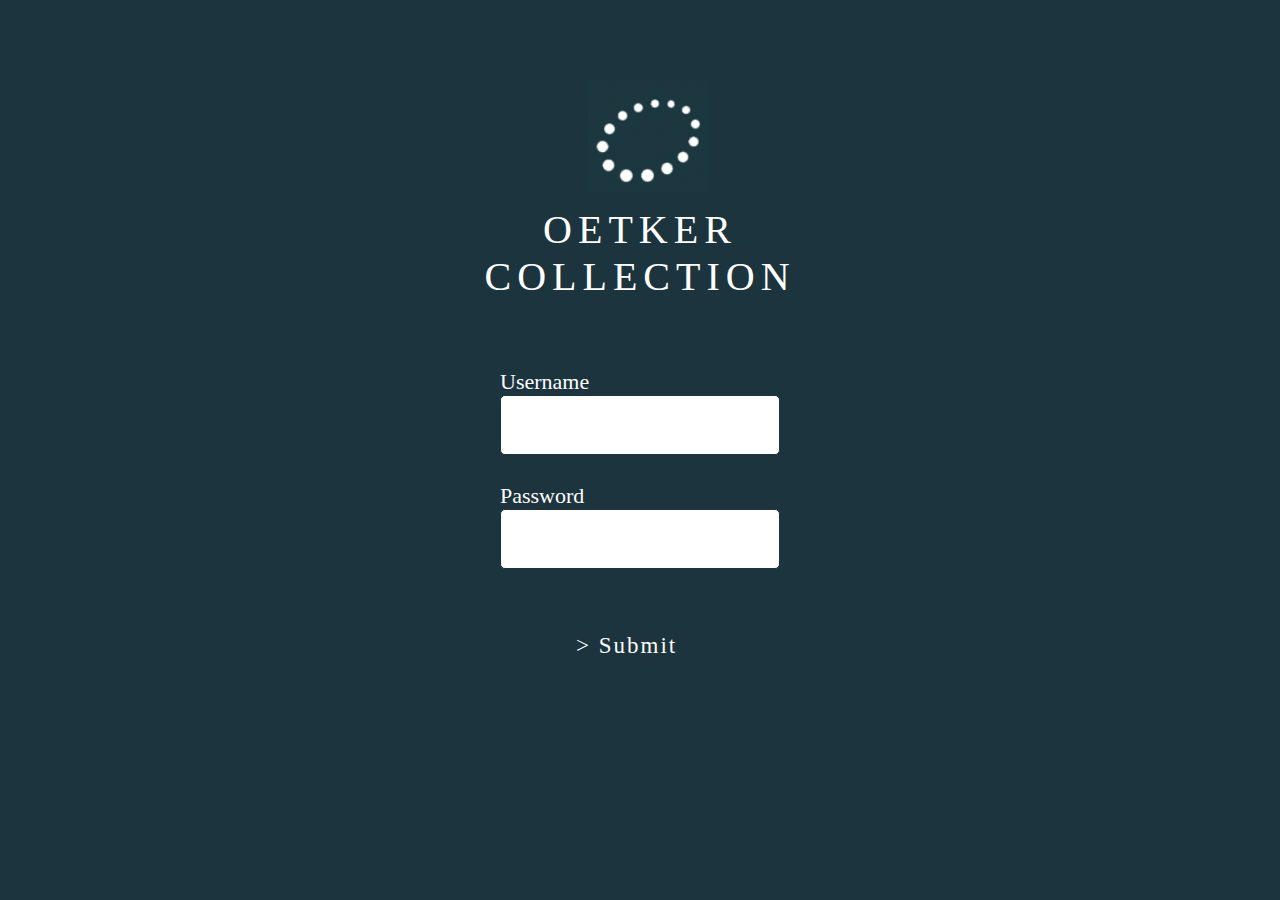
<file: index.html>
<!DOCTYPE html>
<html id='index'>
    <head>
        <title>OC App Login</title>
        <link href="style.lan.css" rel="stylesheet">
    </head>
    <body>
        <header>
            <img src="OC-logos/OC-logo.png" alt= "Oetker Collection Logo" class="oc-logo">
            <h2>OETKER<br>COLLECTION</h2>
        </header>
        <main>

          <form class='login' action='./ochome.html' method="GET">
            <label for="username" >Username</label><br>
            <input class="whitebox" type="text" id='username' required minlength="2"/>
            <label for="pass" id='pass'>Password</label><br>
             <input class="whitebox" type='password' id='passBox' required minlength="7"/>
            <input type="submit" id='arrow' value="> Submit">
          </form>  
        </main>
    </body> 
</html>
</file>
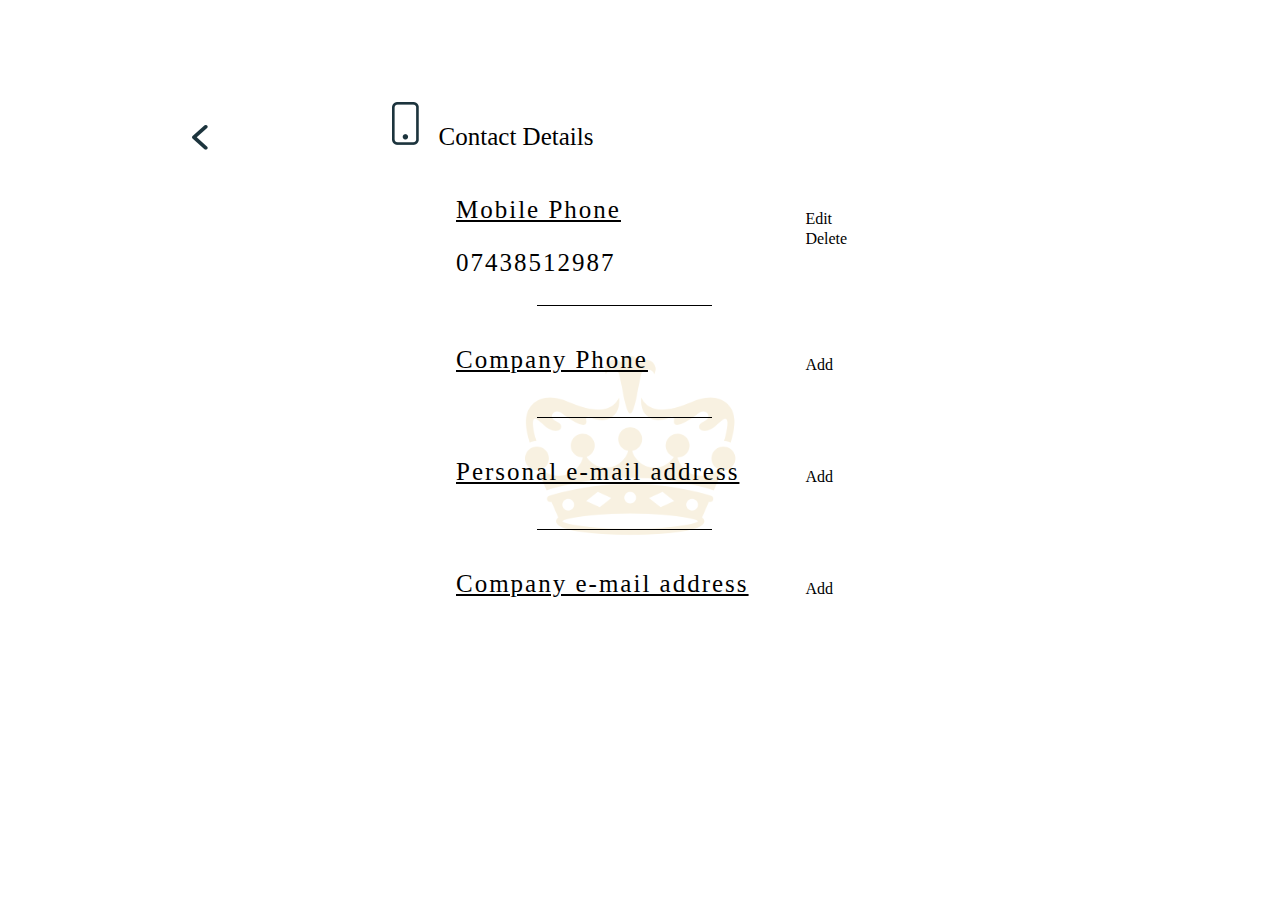
<file: contact-details.html>
<!DOCTYPE html>
<html id='contact'>
    <meta name="viewport" content="width=device-width, intial-scale=1.0">
        <head>
            <title>My Profile - Contact Details</title>
            <link href="profile.css" rel="stylesheet" />
            <link href="//db.onlinewebfonts.com/c/5403db4e1a69d1dc66c1390eaca099d8?family=Seravek+Basic" rel="stylesheet" type="text/css"/>
        </head>
        
        <body>
            <header>
                <a href='./profile.html'>
                    <img id='previous' src='./icons/back-black-arrow@2x.png'>
                </a>
                <img class='phone' src='./icons/phone@2x.png'>Contact Details
            </header>
            <main>
                <table id='outter'>
                    <tr>
                        <td class='member'>
                            <u>Mobile Phone</u>
                            <p>07438512987</p>
                        </td>
                        <td>
                            <button>Edit</button>
                            <button>Delete</button>
                        </td>
                    </tr>
                    <tr class='border'>
                        <td class='member'>
                            <u>Company Phone</u>
                        </td>
                        <td><button>Add</button></td>
                    </tr>
                    <tr class='border'>
                        <td class='member'>
                            <u>Personal e-mail address</u>
                        </td>
                        <td><button>Add</button></td>
                    </tr>
                    <tr class='border'>
                        <td class='member'>
                            <u>Company e-mail address</u>
                        </td>
                        <td><button>Add</button></td>
                    </tr>
                </table>
            </main>
        </body>
</html>
</file>
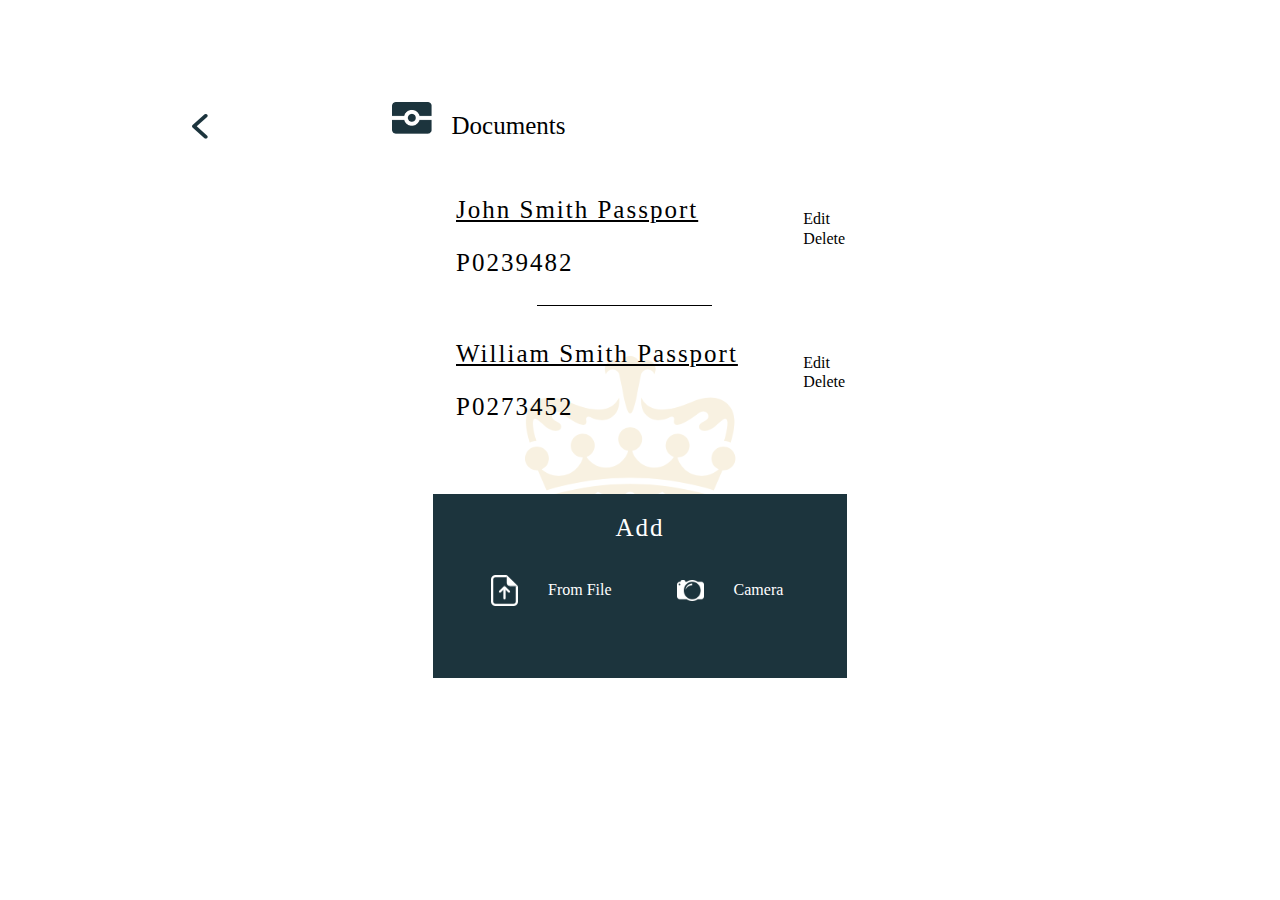
<file: documents.html>
<!DOCTYPE html>
<html id='docs'>
    <meta name="viewport" content="width=device-width, intial-scale=1.0">
        <head>
            <title>My Profile - Documents</title>
            <link href="profile.css" rel="stylesheet" />
            <link href="//db.onlinewebfonts.com/c/5403db4e1a69d1dc66c1390eaca099d8?family=Seravek+Basic" rel="stylesheet" type="text/css"/>
        </head>
        
        <body>
            <header>
                <a href='./profile.html'>
                    <img id='previous' src='./icons/back-black-arrow@2x.png'>
                </a>
                <img src='./icons/passport-biometric@2x.png'>Documents
            </header>
            <main>
                <table id='outter'>
                    <tr>
                        <td class='member'>
                            <u>John Smith Passport</u>
                            <p>P0239482</p>
                        </td>
                        <td>
                            <button>Edit</button>
                            <button>Delete</button>
                        </td>
                    </tr>
                    <tr class='border'>
                        <td class='member'>
                            <u>William Smith Passport</u>
                            <p>P0273452</p>
                        </td>
                        <td>
                            <button>Edit</button>
                            <button>Delete</button>
                        </td>
                    </tr>
                </table>
            </main>
            <footer>
                <p>Add</p>
                <table>
                    <tr>
                        <td>
                            <img src='./icons/file-earmark-arrow-up@2x.png'>
                        </td>
                        <td><button>From File</button></td>
                        <td>
                            <img src='./icons/camera2@2x.png'>
                        </td>
                        <td><button>Camera</button></td>
                    </tr>
                </table>
            </footer>
        </body>
</html>
</file>
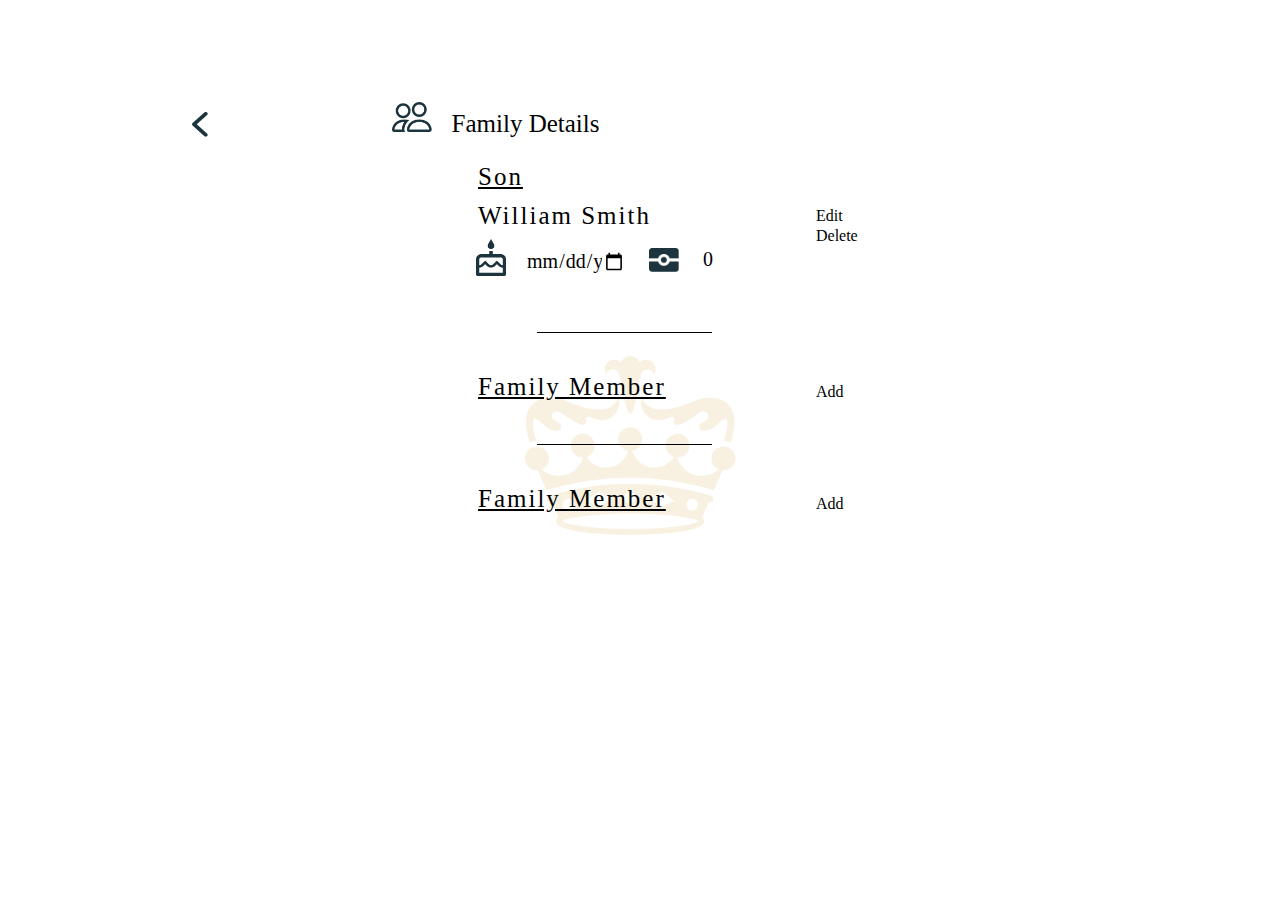
<file: family.html>
<!DOCTYPE html>
<html id='family'>
    <meta name="viewport" content="width=device-width, intial-scale=1.0">
        <head>
            <title>My Profile - Family</title>
            <link href="profile.css" rel="stylesheet" />
            <link href="//db.onlinewebfonts.com/c/5403db4e1a69d1dc66c1390eaca099d8?family=Seravek+Basic" rel="stylesheet" type="text/css"/>
        </head>
        
        <body>
            <header>
                <a href='./profile.html'>
                    <img id='previous' src='./icons/back-black-arrow@2x.png'>
                </a>
                <img src='./icons/people@2x.png'>Family Details
            </header>
            <main>
                <table id='outter'>
                    <tr id='add-member'>
                        
                        <td class='member'><u>Family Member</u></td>
                        <td><button id='add-button'>Add</button></td>
                        
                    </tr>
                    <tr id='new-member'>
                        <td>
                            <span id='novo-parentesco' class='member'></span>
                            <select name='parentesco' id='parentesco'>
                                <option value='select' required>Select</option>
                                <option value='Partner'>Patner</option>
                                <option value="Husband">Husband</option>
                                <option value="Wife">Wife</option>
                                <option value="Mother">Mother</option>
                                <option value="Father">Father</option>
                                <option value="Son">Son</option>
                                <option value="Daugther">Daughter</option>
                                <option value="Sister">Sister</option>
                                <option value="brother">Brother</option>
                                <option value="grandmother">Grandmother</option>
                                <option value="grandfather">Grandfather</option>
                                <option value="cousin">Cousin</option>
                                <option value="aunt">Aunt</option>
                                <option value="uncle">Uncle</option>
                                <option value="niece">Niece</option>
                                <option value="nephew">Nephew</option>
                                <option value="in-law">In-Law</option>
                                <option value="other">Other</option>
                            </select>
                            <p>
                                <textarea id='name' rows='3' cols='28'></textarea>
                            </p>
                            <p id='family-member-name'></p>
                            <table id='inner'>
                                <tr>
                                    <td><img src='./icons/cake@2x.png'></td>
                                    <td><input id='date' class='date' type='date' value='dd.mm.yyyy' min='1920.01.01'></td>
                                    <td><img src='./icons/passport-biometric@2x.png'></td>
                                    <td>0</td>
                                </tr>
                            </table>
                        </td>
                        <td class='member' id='save'>
                            <button>Save</button>
                        </td>
                        <td class='member' id='buttons'>
                            <button id='bedit'>Edit</button>
                            <button id='bdelete'>Delete</button>
                        </td>
                        
                    </tr>
                    <tr id='first-member-details'>
                        <td>
                            <u>Son</u>
                            <p class='family-member-name'>William Smith</p>
                            <table id='inner'>
                                <tr>
                                    <td><img src='./icons/cake@2x.png'></td>
                                    <td><input type='date' value='01.07.1989' min='01.01.1920'></td>
                                    <td><img src='./icons/passport-biometric@2x.png'></td>
                                    <td>0</td>
                                </tr>
                            </table>
                        </td>
                        <td class='member'>
                            <button id='edit1'>Edit</button>
                            <button id='delete1'>Delete</button>
                        </td>
                    </tr>
                    <tr class='border' id='add-member2'>
                        
                        <td class='member'><u>Family Member</u></td>
                        <td><button id='add-button2'>Add</button></td>
                        
                    </tr>
                    <tr class='border' id='new-member2'>
                        <td>
                            <span id='novo-parentesco2' class='member'></span>
                            <select name='parentesco' id='parentesco2'>
                                <option value='select' required>Select</option>
                                <option value='Partner'>Patner</option>
                                <option value="Husband">Husband</option>
                                <option value="Wife">Wife</option>
                                <option value="Mother">Mother</option>
                                <option value="Father">Father</option>
                                <option value="Son">Son</option>
                                <option value="Daugther">Daughter</option>
                                <option value="Sister">Sister</option>
                                <option value="brother">Brother</option>
                                <option value="grandmother">Grandmother</option>
                                <option value="grandfather">Grandfather</option>
                                <option value="cousin">Cousin</option>
                                <option value="aunt">Aunt</option>
                                <option value="uncle">Uncle</option>
                                <option value="niece">Niece</option>
                                <option value="nephew">Nephew</option>
                                <option value="in-law">In-Law</option>
                                <option value="other">Other</option>
                            </select>
                            <p>
                                <textarea id='name2' rows='3' cols='28'></textarea>
                            </p>
                            <p id='family-member-name2'></p>
                            <table id='inner'>
                                <tr>
                                    <td><img src='./icons/cake@2x.png'></td>
                                    <td><input id='date2' type='date' class='date' value='dd.mm.yyyy' min='1920.01.01'></td>
                                    <td><img src='./icons/passport-biometric@2x.png'></td>
                                    <td>0</td>
                                </tr>
                            </table>
                        </td>
                        <td class='member' id='save2'>
                            <button>Save</button>
                        </td>
                        <td class='member' id='buttons2'>
                            <button id='b2edit'>Edit</button>
                            <button id='b2delete'>Delete</button>
                        </td>
                        
                    </tr>
                    <tr class='border' id='add-member3'>
                        
                        <td class='member'><u>Family Member</u></td>
                        <td><button id='add-button3'>Add</button></td>
                        
                    </tr>
                    <tr class='border' id='new-member3'>
                        <td>
                            <span id='novo-parentesco3' class='member'></span>
                            <select name='parentesco' id='parentesco3'>
                                <option value='select' required>Select</option>
                                <option value='Partner'>Patner</option>
                                <option value="Husband">Husband</option>
                                <option value="Wife">Wife</option>
                                <option value="Mother">Mother</option>
                                <option value="Father">Father</option>
                                <option value="Son">Son</option>
                                <option value="Daugther">Daughter</option>
                                <option value="Sister">Sister</option>
                                <option value="brother">Brother</option>
                                <option value="grandmother">Grandmother</option>
                                <option value="grandfather">Grandfather</option>
                                <option value="cousin">Cousin</option>
                                <option value="aunt">Aunt</option>
                                <option value="uncle">Uncle</option>
                                <option value="niece">Niece</option>
                                <option value="nephew">Nephew</option>
                                <option value="in-law">In-Law</option>
                                <option value="other">Other</option>
                            </select>
                            <p>
                                <textarea id='name3' rows='3' cols='28'></textarea>
                            </p>
                            <p id='family-member-name3'></p>
                            <table id='inner'>
                                <tr>
                                    <td><img src='./icons/cake@2x.png'></td>
                                    <td><input id='date3' type='date' class='date' value='dd.mm.yyyy' min='1920.01.01'></td>
                                    <td><img src='./icons/passport-biometric@2x.png'></td>
                                    <td>0</td>
                                </tr>
                            </table>
                        </td>
                        <td class='member' id='save3'>
                            <button>Save</button>
                        </td>
                        <td class='member' id='buttons3'>
                            <button id='b3edit'>Edit</button>
                            <button id='b3delete'>Delete</button>
                        </td>
                        
                    </tr>
                </table>
            </main>
            <script src="./family.js" type="text/javascript"></script>
        </body>
</html>
</file>
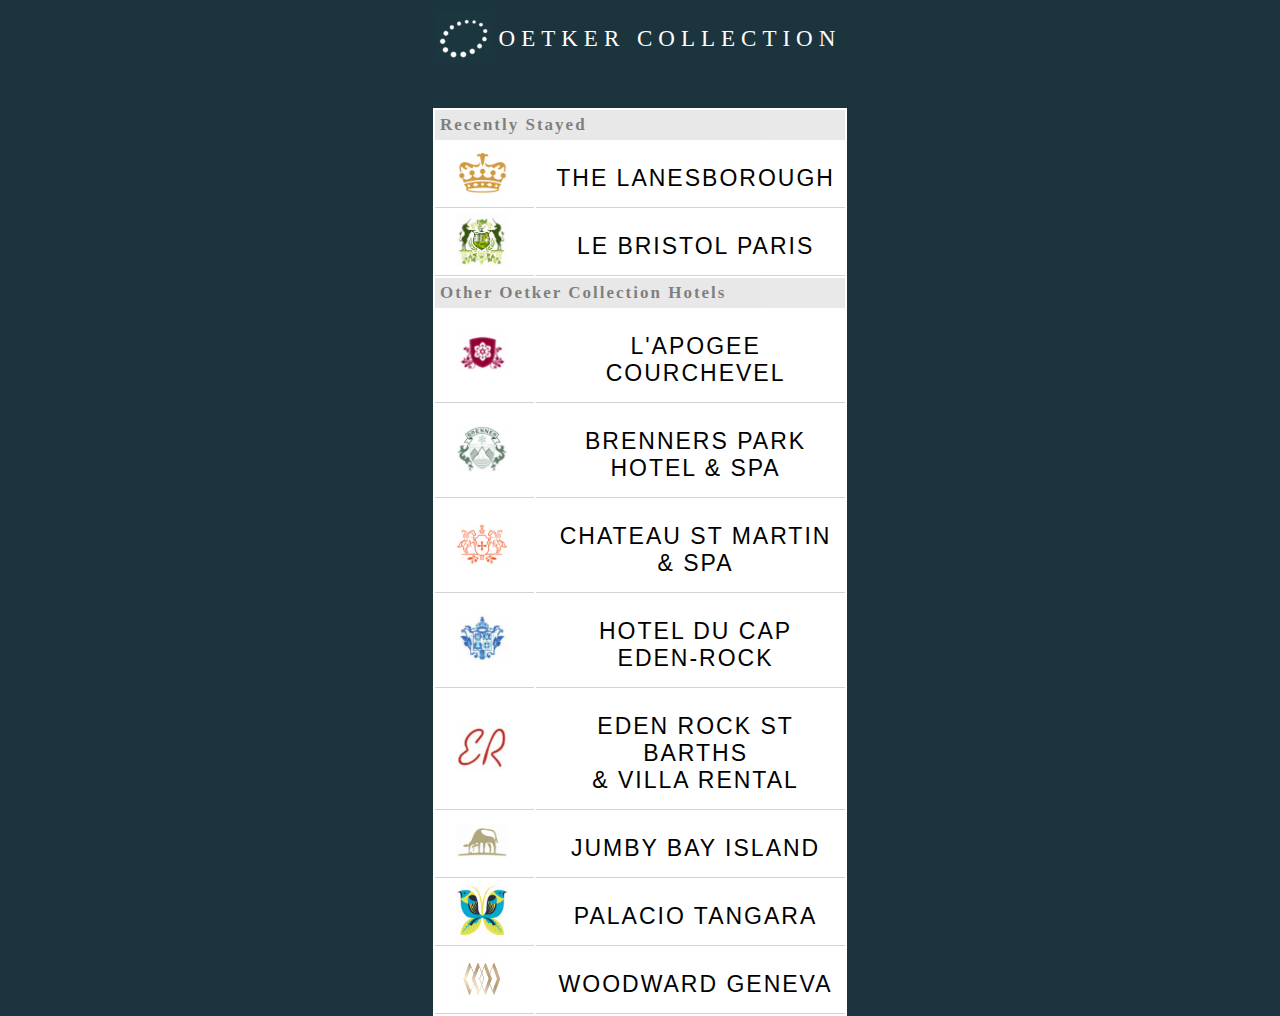
<file: ochome.html>
<!DOCTYPE html>
<html>
    <meta name="viewport" content="width=device-width, intial-scale=1.0">
    <span style="font-family:'Gill Sans', 'Gill Sans MT', Calibri, 'Trebuchet MS', sans-serif">
        <head>
            <title>OC Homepage</title>
            <link href="style.lan.css" rel="stylesheet" />
        </head>
        <body id='ochome'>
            <header>
                <table id="logo">
                    <tr>
                        <td class="logo">
                            <a href="index.html"><img class="OClogotoppage" src="./OC-logos/OC-logo.png" alt="Oetker Collection Logo"></a>
                        </td>
                        <td>
                            <h2 class="OC"><br>OETKER COLLECTION</h2>
                        </td>
                    </tr>
                </table>
            </header>
            <main> 
                <table id="hotel-list">
                    <tr>
                        <th colspan="2">Recently Stayed</th>
                    </tr>
                    <tr class="hotel-box" id='stayed'>
                        
                        <td> 
                            <a href='lan-home.html'><img class="align lan" src="./OC-logos/LAN.png" alt="The Lanesborough logo"></a>
                        </td>
                        <td class="hotel-name">
                            <a href='lan-home.html'><p>THE LANESBOROUGH</p></a>
                        </td>
                    </tr>
                    <tr class="hotel-box"> 
                        <td>
                            <img class="align" src="./OC-logos/LBP.png" alt="Bristol Paris logo">
                        </td>
                        <td class="hotel-name">
                            <p>LE BRISTOL PARIS</p>
                        </td>
                    </tr>
                    <tr>
                        <th colspan="2">Other Oetker Collection Hotels</th>
                    </tr>
                    <tr class="hotel-box" id='notStayed'> 
                        <td>
                            <img class="align" src="./OC-logos/APG.png" alt="Apogee Courchevel logo">
                        </td>
                        <td class="hotel-name">
                            <p>L'APOGEE COURCHEVEL</p>
                        </td>
                    </tr>
                    <tr class="hotel-box">
                        <td>
                            <img class="align" src="./OC-logos/BPH.png" alt="Brenners Park logo">
                        </td>
                        <td class="hotel-name">
                            <p>BRENNERS PARK<br>HOTEL & SPA</p>
                        </td>
                    </tr>
                    <tr class="hotel-box">
                        <td>
                            <img class="align" src="./OC-logos/CSM.png" alt="Chateu St Martin logo">
                        </td>
                        <td class="hotel-name">
                            <p>CHATEAU ST MARTIN<br>& SPA</p>
                        </td>
                    </tr>
                    <tr class="hotel-box">
                        <td>
                            <img class="align" src="./OC-logos/HDC.png" alt="Hotel du Cap logo">
                        </td>
                        <td class="hotel-name">
                            <p>HOTEL DU CAP<br>EDEN-ROCK</p>
                        </td>
                    </tr>
                    <tr class="hotel-box">
                        <td>
                            <img class="align" src="./OC-logos/EDENRCK.png" alt="Eden Rock St Barths logo">
                        </td>
                        <td class="hotel-name">
                            <p>EDEN ROCK ST BARTHS<br>& VILLA RENTAL</p>
                        </td>
                    </tr>
                    <tr class="hotel-box">
                        <td>
                            <img class="align" src="./OC-logos/JUMB.png" alt="Jumby Bay logo">
                        </td>
                        <td class="hotel-name">
                            <p>JUMBY BAY ISLAND</p>
                        </td>
                    </tr>
                    <tr class="hotel-box">
                        <td>
                            <img class="align" src="./OC-logos/PALAT.png" alt="Palacio Tangara logo">
                        </td>
                        <td class="hotel-name">
                            <p>PALACIO TANGARA</p>
                        </td>
                    </tr>
                    <tr class="hotel-box">
                        <td>
                            <img class="align" src="./OC-logos/WWD.png" alt="The Woodward logo">
                        </td>
                        <td class="hotel-name">
                            <p>WOODWARD GENEVA</p>
                        </td>
                    </tr>
                </table>
            </main>
        </body>
    </span>
</html>
</file>
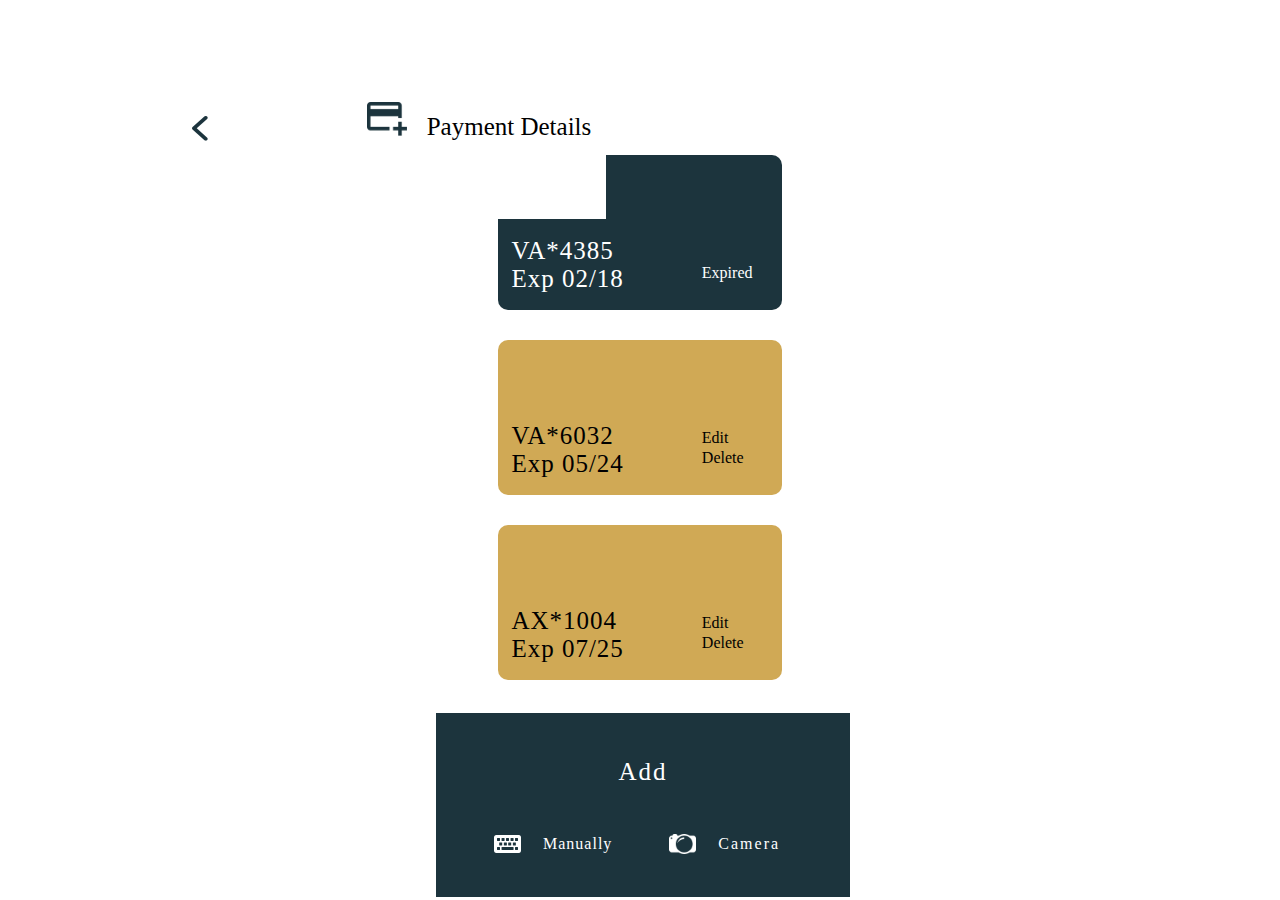
<file: payment.html>
<!DOCTYPE html>
<html id='payment'>
    <meta name="viewport" content="width=device-width, intial-scale=1.0">
        <head>
            <title>My Profile - Payment</title>
            <link href="profile.css" rel="stylesheet" />
            <link href="//db.onlinewebfonts.com/c/5403db4e1a69d1dc66c1390eaca099d8?family=Seravek+Basic" rel="stylesheet" type="text/css"/>
        </head>
        
        <body>
            <header>
                <a href='./profile.html'>
                    <img id='previous' src='./icons/back-black-arrow@2x.png'>
                </a>
                <img src='./icons/credit-card-plus-outline@2x.png'>Payment Details
            </header>
            <main>
                <div class='main'>
                <div class='CC' id='expired'>
                    <table class='block'>
                        <tr>
                            <td>
                                VA*4385
                                <div>Exp 02/18</div>
                            </td>
                            <td>
                                <button>Expired</button>
                            </td>
                        </tr>
                    </table>
                </div>
                <div class='CC' class='valid'>
                    <table class='block'>
                        <tr>
                            <td>
                                VA*6032
                                <div>Exp 05/24</div>
                            </td>
                            <td>
                                
                                <button>Edit</button>
                                <button>Delete</button>
                            </td>
                        </tr>
                    </table>
                </div>
                <div class='CC' class='valid'>
                    <table class='block'>
                        <tr>
                            <td>
                                AX*1004
                                <div>Exp 07/25</div>
                            </td>
                            <td>
                                <button>Edit</button>
                                <button>Delete</button>
                            </td>
                        </tr>
                    </table>
                </div>
                
            </main>
            <footer class='footer'>
                <p>Add</p>
                <table>
                    <tr>
                        <td>
                            <img src='./icons/keyboard@2x.png'>
                        </td>
                        <td>Manually</td>
                        <td>
                            <img src='./icons/camera2@2x.png'>
                        </td>
                        <td>Camera</td>
                    </tr>
                </table>
            </footer>    
        </body>
</html>
</file>
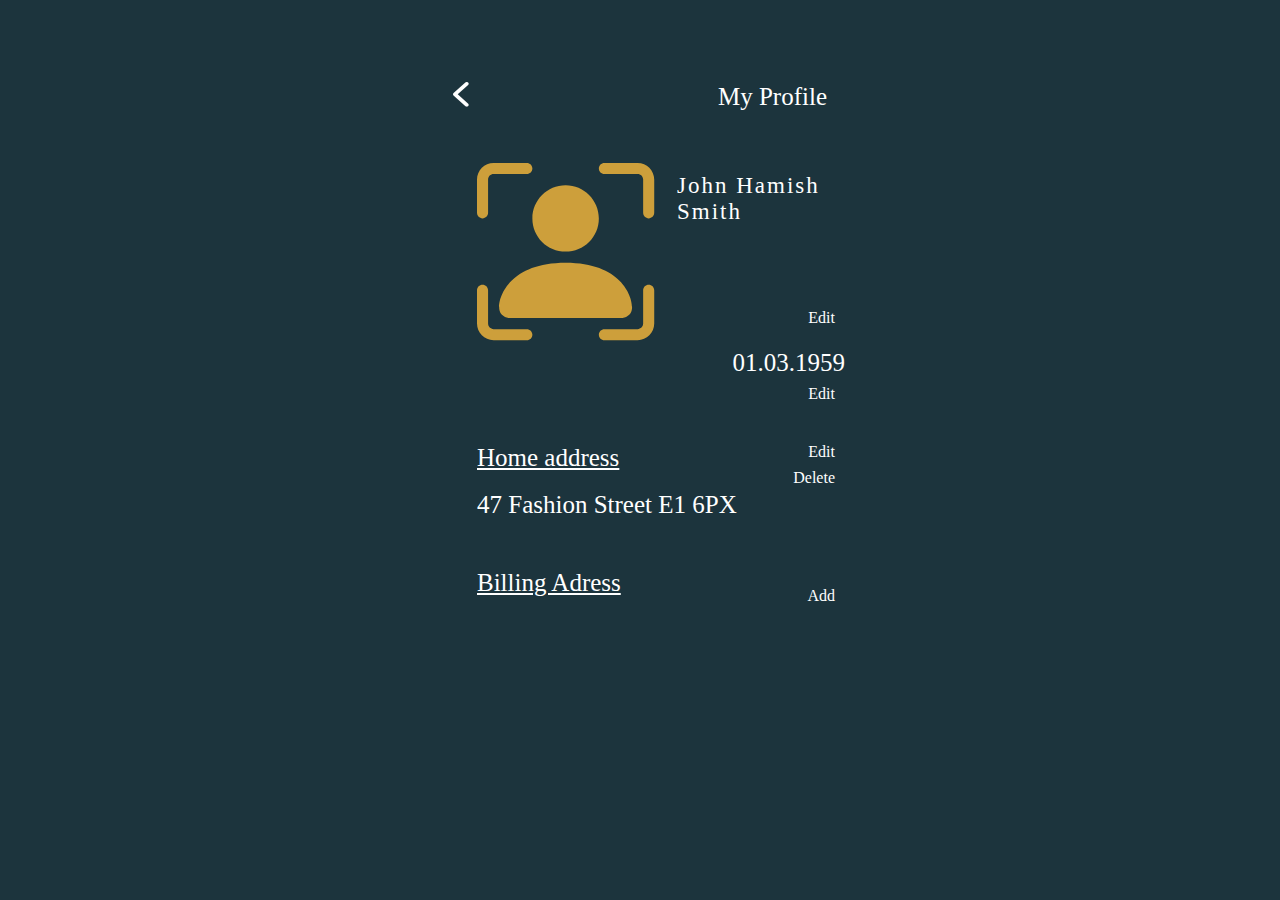
<file: personal-details.html>
<!DOCTYPE html>
<html id='my-profile'>
    <meta name="viewport" content="width=device-width, intial-scale=1.0">
        <head>
            <title>My Profile - Personal Details</title>
            <link href="profile.css" rel="stylesheet" />
        </head>
        <body>
            <a href='./profile.html'>
                <img id='previous' src='./icons/arrow-previous@2x.png'>
            </a>
            <div class='title'>My Profile</div>
            <table>
                <tr>
                    <td rowspan="2"><img src='./icons/profile-picture.png'></td>
                    <td class='John'>John Hamish Smith</td>
                </tr>
                <tr>    
                    <td id='up'><button>Edit</button></td>
                </tr>
                <tr>
                    <td colspan="2"><span id='date'>01.03.1959</span>
                    <div><button>Edit</button></div>
                    </td>
                </tr>
                <tr>
                    <td class='u' class='space-up' id='home-tr'>
                        <u>Home address</u>
                    
                    </td>
                    <td class='space-up'>
                        <button>Edit</button>
                        <div><button>Delete</button></div>
                    </td>
                </tr>
                <tr> 
                    <td colspan="2" class='u'>47 Fashion Street E1 6PX </td>
                </tr>
                <tr class='down'>
                    <td class='u' class='space-up'><u>Billing Adress</u></td>
                    <td class='space-up'>
                        <button id='add' class='up'>Add</button>
                        <button id='save' class='up'>Save</button>
                    </td>    
                </tr>
                <tr> 
                    <td colspan="2">
                        <textarea id='billing' placeholder="Type here" cols='25' rows='5'></textarea>
                        <p id='new-billing'></p>
                    </td>
                </tr>
            </table>
            <script src='./personal-details.js' type='text/javascript'></script>
        </body>
</html>
</file>
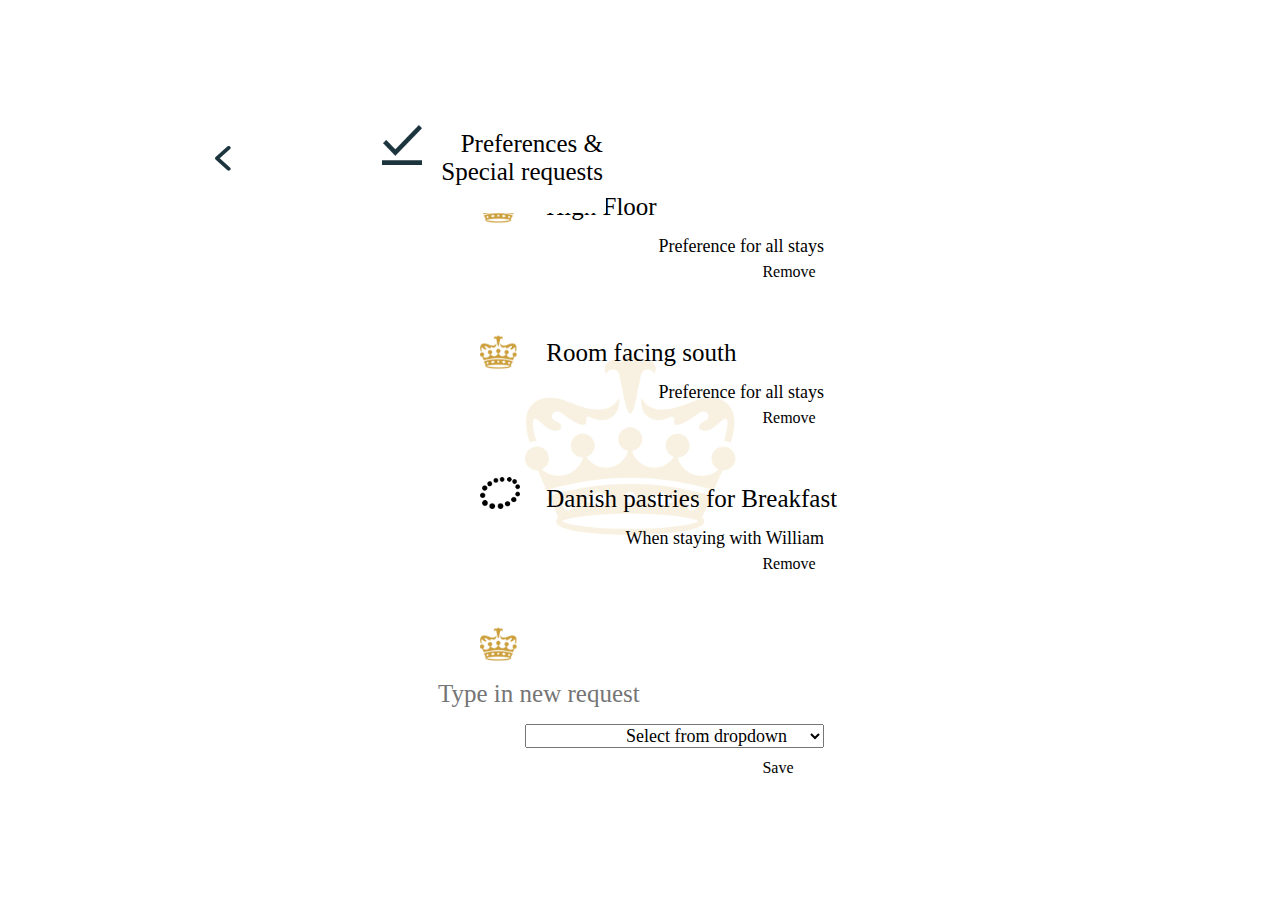
<file: preferences.html>
<!DOCTYPE html>
<html id='preferences'>
    <meta name="viewport" content="width=device-width, intial-scale=1.0">
        <head>
            <title>My Profile - Preferences</title>
            <link href="profile.css" rel="stylesheet" />
            <link href="//db.onlinewebfonts.com/c/5403db4e1a69d1dc66c1390eaca099d8?family=Seravek+Basic" rel="stylesheet" type="text/css"/>
        </head>
        
        <body>
            <header>
                
                <table>
                    <tr>
                        <td>
                            <a href='./profile.html'>
                                <img id='previous' src='./icons/back-black-arrow@2x.png'>
                            </a>
                        </td>
                        <td>
                            <img class='tick' src='./icons/check-underline@2x.png'>
                        </td>
                        <td>
                            Preferences & <br>Special requests
                        </td>
                    </tr>
                </table>
            </header>
            <main>
                <table>
                    <tr>
                        <td>
                            <img src="./icons/LAN logo@2x.png">
                            <span>High Floor</span>
                        </td>
                    </tr>
                    <tr>
                        <td colspan='2' class='bottom'>
                            <p>Preference for all stays</p>
                            <button>Remove</button>
                        </td>
                    </tr>
                </table>
                <table>
                    <tr>
                        <td>
                            <img src="./icons/LAN logo@2x.png">
                            <span>Room facing south</span>
                        </td>
                    </tr>
                    <tr>
                        <td colspan='2' class='bottom'>
                            <p>Preference for all stays</p>
                            <button>Remove</button>
                        </td>
                    </tr>
                </table>
                <table>
                    <tr>
                        <td>
                            <img src="./icons/OC logo@2x.png">
                            <span>Danish pastries for Breakfast</span>
                        </td>
                    </tr>
                    <tr>
                        <td colspan='2' class='bottom'>
                            <p>When staying with William</p>
                            <button>Remove</button>
                        </td>
                    </tr>
                </table>
                <table>
                    <tr>
                        <td>
                            <img src="./icons/LAN logo@2x.png">
                            <span><input type=text placeholder="Type in new request"></span>
                        </td>
                    </tr>
                    <tr>
                        <td colspan='2' class='bottom'>
                                <p>
                                    <select>
                                        <option>Select from dropdown</option>
                                        <option>Preferences for all stays</option>
                                        <option>When staying with ${{firstName}}</option>
                                    </select>
                                </p>
                            <button>Save</button>
                        </td>
                    </tr>
                </table>
            </main>
        </body>
</html>
</file>
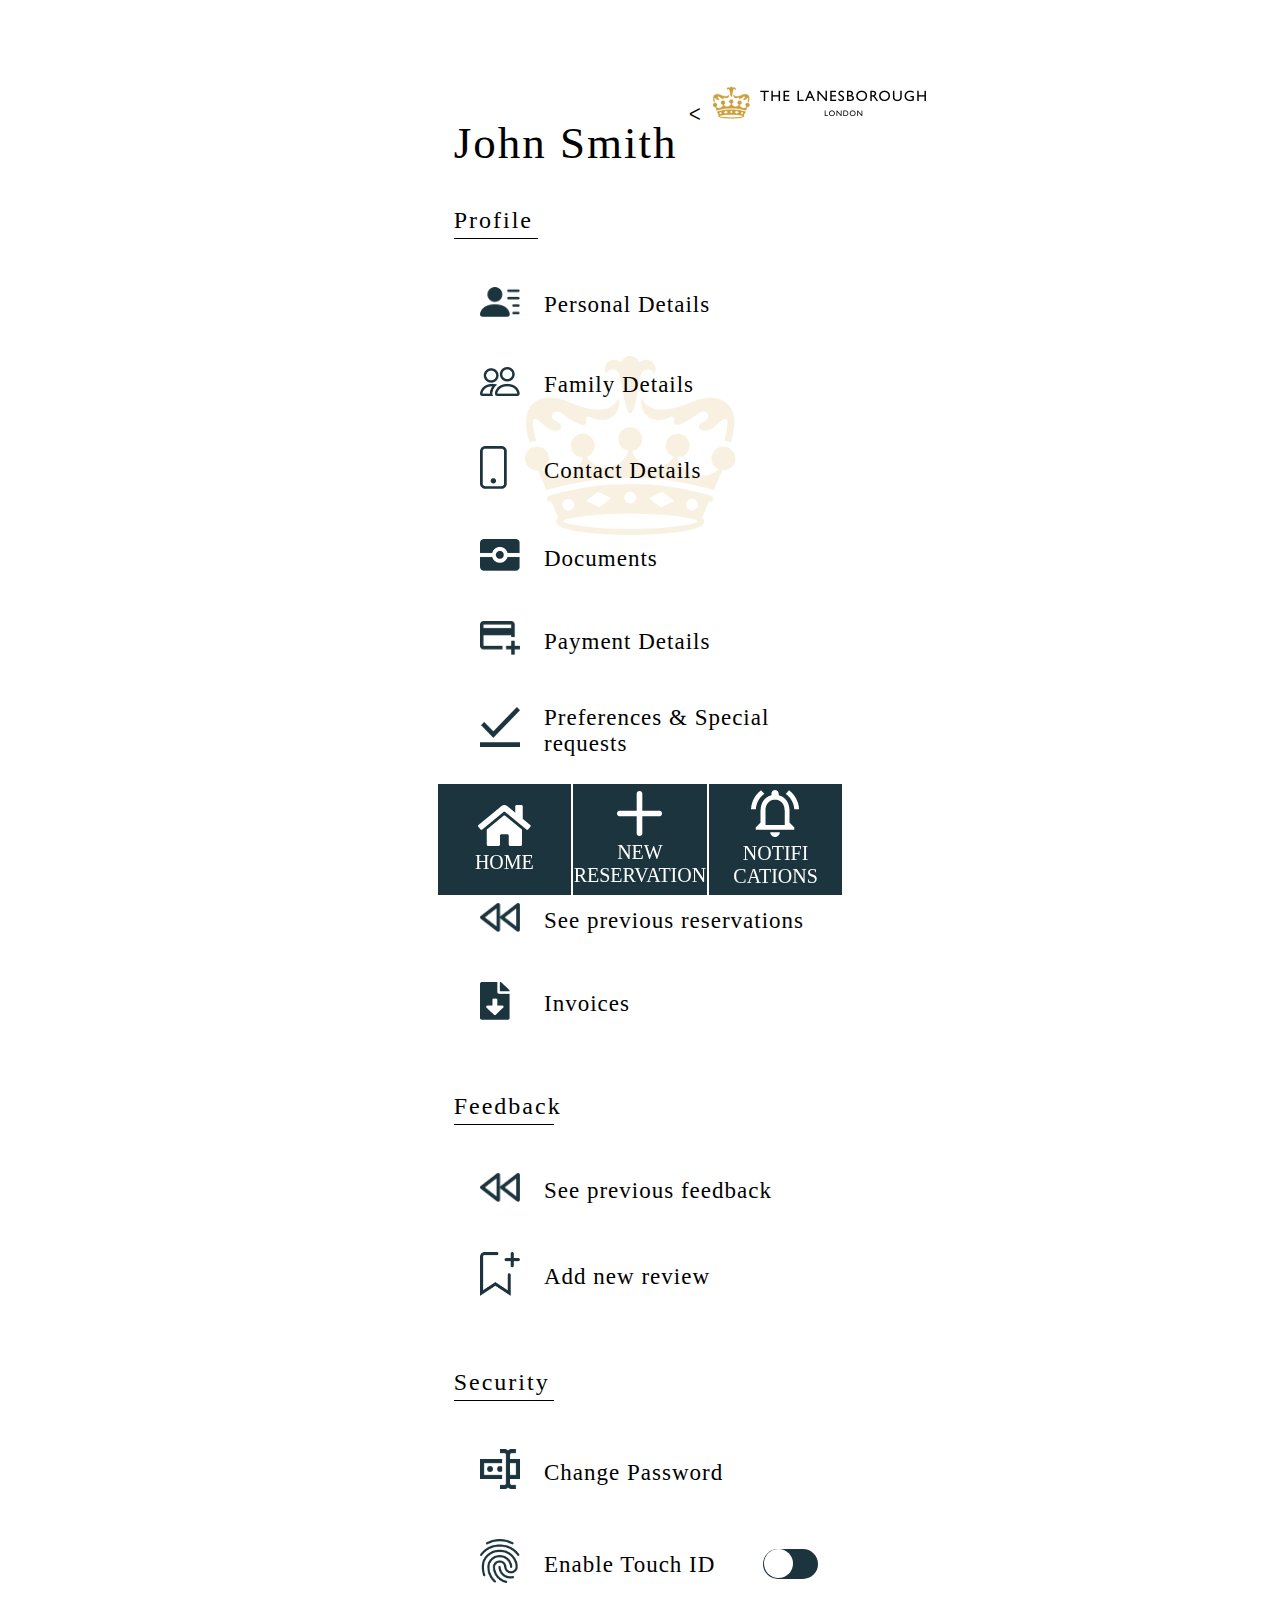
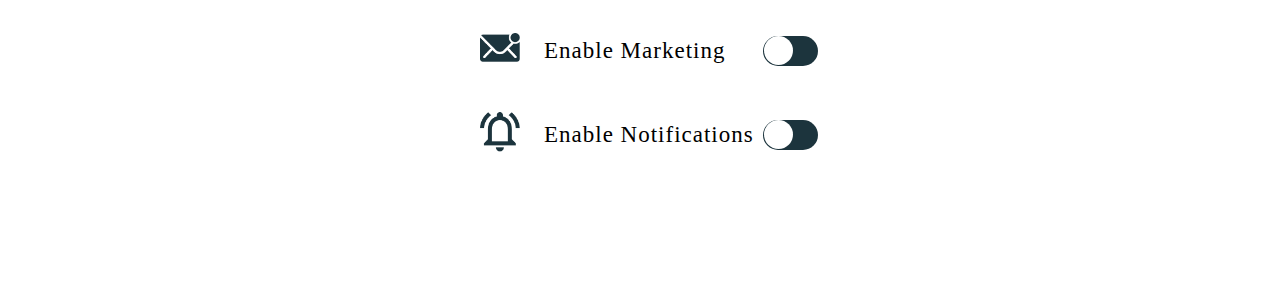
<file: profile.html>
<!DOCTYPE html>
<html>
    <meta name="viewport" content="width=device-width, intial-scale=1.0">
        <head>
            <title>The Lanesborough - My Profile</title>
            <link href="profile.css" rel="stylesheet" />
            <link href="//db.onlinewebfonts.com/c/5403db4e1a69d1dc66c1390eaca099d8?family=Seravek+Basic" rel="stylesheet" type="text/css"/>
        </head>
        
        <body>
            <div class='box'>
                <header>
                    <a href='./lan-home.html'>
                        <span></span> 
                        <img id='first' src='./images/LAN logo@2x.png'><img id='second' src='./images/LAN@2x.png'> 
                    </a>
                </header>
            </div>
            <main>
                <h2>John Smith</h2>
                <h3 class='shorter'> Profile</h3>
                <table>
                    <tr>
                        <td>
                            <a href='./personal-details.html'>
                                <img src='./icons/person-lines-fill@2x.png' />
                            </a>
                        </td>
                        <td>
                            <a href='./personal-details.html'>
                                Personal Details
                            </a>
                        </td>
                    </tr>
                    <tr>
                        <td>
                            <a href='./family.html'>
                                <img src='./icons/people@2x.png'>
                            </a>
                        </td>
                        <td>
                            <a href='./family.html'>     
                                Family Details
                            </a>
                        </td>
                    </tr>
                    <tr>
                        <td>
                            <a href='./contact-details.html'>
                                <img class='phone' src='./icons/phone.png'>
                            </a>
                        </td>
                        <td>
                            <a href='./contact-details.html'>
                                Contact Details
                            </a>
                        </td>
                    </tr>
                    <tr>
                        <td>
                            <a href="./documents.html">
                                <img src='./icons/passport-biometric@2x.png'>
                            </a>
                        </td>
                        <td>
                            <a href="./documents.html">
                                Documents
                            </a>
                        </td>
                    </tr>
                    <tr>
                        <td>
                            <a href='./payment.html'>
                                <img src='./icons/credit-card-plus-outline@2x.png'>
                            </a>
                        </td>
                        <td>
                            <a href='./payment.html'>
                                Payment Details
                            </a>
                        </td>
                    </tr>
                    <tr>
                        <td><img class='tick' src='./icons/check-underline@2x.png'></td>
                        <td>Preferences & Special requests</td>
                    </tr>
                </table>
                <h3 class='shorter'>History</h3>
                <table>
                    <tr>
                        <td><img src='./icons/fast-forward@2x.png'></td>
                        <td>See previous reservations</td>
                    </tr>
                    <tr>
                        <td><img class='invoice' src='./icons/Icon awesome-file-download@2x.png'></td>
                        <td>Invoices</td>
                    </tr>
                </table>
                <h3 class='longer'>Feedback</h3>
                <table>
                    <tr>
                        <td><img src='./icons/fast-forward@2x.png'></td>
                        <td>See previous feedback</td>
                    </tr>
                    <tr>
                        <td><img src='./icons/bookmark-plus@2x.png'></td>
                        <td>Add new review</td>
                    </tr>
                </table>
                <h3 class='longer'>Security</h3>
                <table>
                    <tr>
                        <td><img src='./icons/form-textbox-password@2x.png'></td>
                        <td>Change Password</td>
                    </tr>
                    <tr>
                        <td><img src='./icons/fingerprint@2x.png'></td>
                        <td>Enable Touch ID</td>
                        <td>
                            <label class="switch" id='touchidN'>
                                <input type="checkbox">
                                <span class="slider round"></span>
                            </label>
                        </td>
                    </tr>
                    <tr>
                        <td><img src='./icons/Email icon@2x.png'></td>
                        <td>Enable Marketing</td>
                        <td>
                            <label class="switch">
                                <input type="checkbox">
                                <span class="slider round"></span>
                            </label>
                        </td>
                    </tr>
                    <tr>
                        <td><img src='./icons/notificationsactive_outline@2x.png'></td>
                        <td>Enable Notifications</td>
                        <td>
                            <label class="switch">
                                <input type="checkbox">
                                <span class="slider round"></span>
                            </label>
                        </td>
                    </tr>
                </table>
            </main>
            <footer>
                <table class='footer'>
                    <thead>
                        <tr class='space'>
                            <th>
                                <a href='./lan-home.html'>     
                                    <img src='./images/home.png'>
                                    <div>HOME</div>
                                </a>
                            </th>
                            <th><img src='./images/plus.png'>
                                <div>NEW RESERVATION</div>
                            </th>
                            <th><img src='./images/notificationsactive_outline.png'>
                                <div>NOTIFI CATIONS</div>
                            </th>
                        </tr>
                    </thead>
                </table>
            </footer>
            <script src="./handlebars.js" type="text/javascript"></script>
        </body> 
</html>

<!-- git push -u origin main -->
</file>
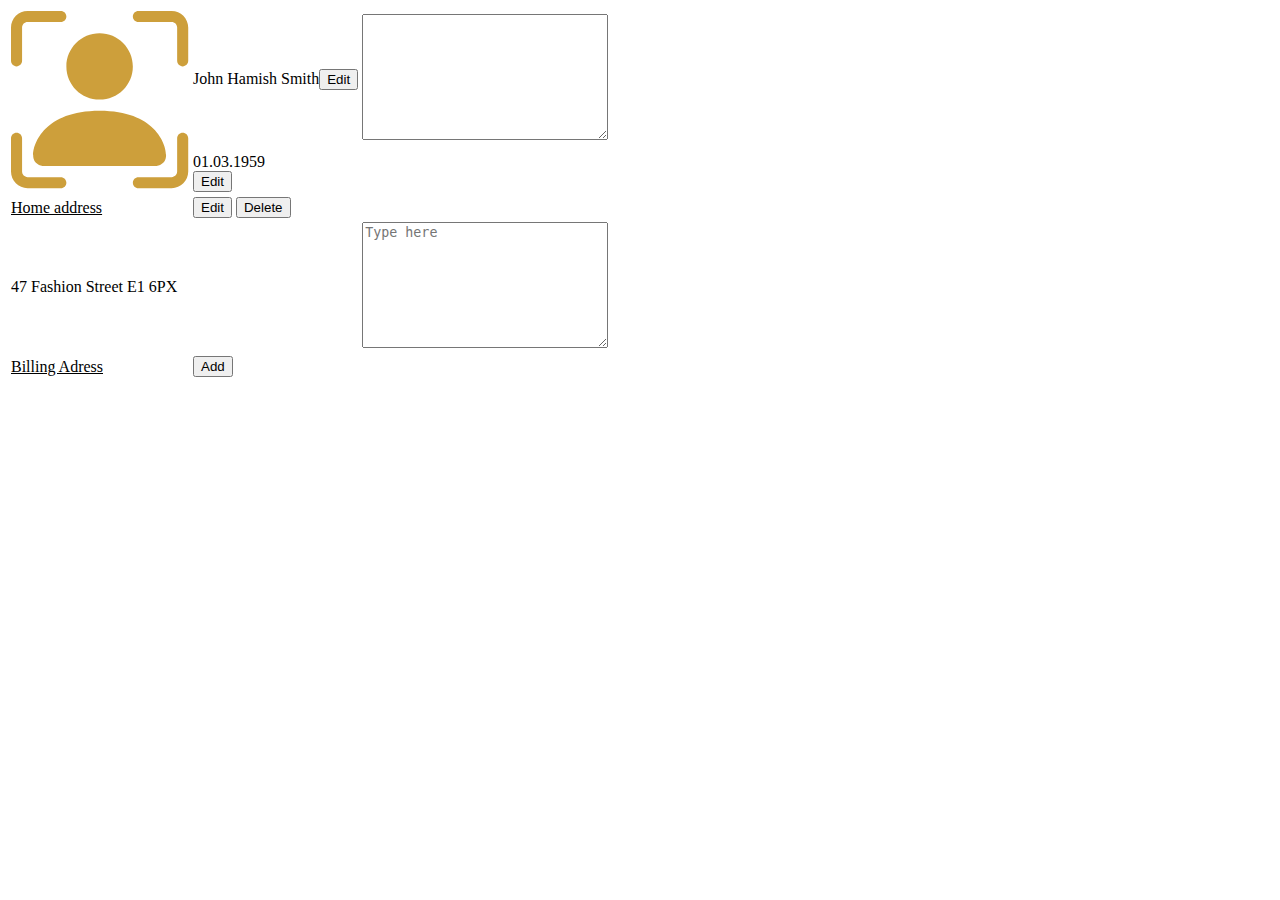
<file: test.html>
<!DOCTYPE html>
<html>
    <head>
        <link href='test.css' rel='stylesheet'>
    </head>
    <body>
        <table>
            <tr>
                <td rowspan="2"><img src='./icons/profile-picture.png'></td>
                <td class='John'>John Hamish Smith<button id='edit-name'>Edit</button></td>
                <td><textarea id='new-name' cols='28' rows='8'></textarea></td>
            </tr>
            <tr>
                <td>01.03.1959
                <div><button>Edit</button></div>
                </td>
            </tr>
            <tr>
                <td class='u' class='space-up'>
                    <u>Home address</u>
                
                </td>
                <td class='space-up'>
                    <button id='edit-home'>Edit</button>
                    <button id ='delete-home'>Delete</button>
                </td>
            </tr>
            <tr> 
                <td colspan="2" class='u' id='home-address'>47 Fashion Street E1 6PX </td>
                <td colspan="2"><textarea id='home' placeholder="Type here" cols='28' rows='8'></textarea></td>
            </tr>
            <tr>
                <td class='u' class='space-up'><u>Billing Adress</u></td>
                <td class='space-up'><button id='add'>Add</button></td>
                <td class='space-up'><button id='save'>Save</button></td>
            </tr>
            <tr> 
                <td colspan="2">
                    <textarea id='billing' placeholder="Type here" cols='28' rows='8'></textarea>
                    <p id='new-billing'></p>
                </td>
            </tr>
        </table>
        <script src="./test.js" type="text/javascript"></script>
    </body>
</html>
</file>
<file: style.lan.css>
/* #1C343D - background blue; #D0A955 - LAN yellow */
#index {
    max-height: 800px;
}
body {
    margin: 0;
    background: #1C343D;
    color: white;
    width: 414px;
    margin: 0 auto;
    height: 100%;
}

.oc-logo {
    width: 120px;
    margin: 80px 155px 10px;
    /* padding-left: 46%; */
}

h2 {
    text-align: center;
    font-size: 40px;
    margin-top: 0;
    margin-bottom: 60px;
    letter-spacing: 6px;
    font-weight: 300;
    font-family: "Gill Sans";
}

.login {
    font-size: 22px;
    width: 280px;
    margin: 0 auto;
}

.login, p {
    margin-bottom: 0;
}

#pass {
    margin-top: 28px;
}

.whitebox {
    height: 56px;
    width: 274px;
    border: solid 1px #1C343D;
    border-radius: 5px;
    margin-bottom: 28px;
}


input, textarea {
    font-size: 16px;
}

input[type=submit] {
    color: white;
    font-family: 'Trebuchet MS';
    font-size: 23px;
    background:#1C343D; 
    cursor:pointer;
    border: none;
    margin-left: 25%;
    letter-spacing: 2px;
    font-weight: lighter;
    padding-top: 36px;
}

@media only screen and (max-width: 600px) {
    .imagemainpage {
        padding-left: 40%;
    }
}

/* end of OC sign-up page!! */

#ochome {
    min-width: 414px;
    max-width: 600px;
}

#hotel-list {
    background: white;
    color: black;
    text-align: left;
    width: 500px;
    font-size:23px;
    letter-spacing: 2px;
    position: relative;
    top: 100px;
    width: 414px;
    margin: 0 auto;
}

#logo {
    position: fixed;
    z-index: 50;
    /* width: 440px; */
    min-width: 414px;
    max-width: 600px;
    background: #1C343D;
    display: inline-table;
    height: 16%;
    margin-top: -4%;
}

.OC {
    margin: 0 auto;
    padding: 40px 0 30px;
    font-size: 23px;
}

.OClogotoppage {
    width: 55px;
    margin-top: 35px;
}

main {
    /* padding-top: 30px; */
    padding-top: 2%;
}

/* @media only screen and (max-width: 414px) {
    #logo {

        margin-top:0;
        padding-bottom: 10px;
        padding-right: 35px;
        margin-left: 7%;

    }

    #hotel-list {
        position: relative;
        top: 130px;
    }

} */

#hotel-list table img {
    border: 1px solid black;
}

.hotel-name {
    padding: 0 0 15px 10px;
    width: 525px;
    letter-spacing: 2px;
    font-weight: 400;
    text-align: center;
}

th {
    background: lightgray;
    padding: 5px;
    font-family: "Lucinda Sans";
    opacity: .5;
    font-size: 17px;
}

td a:visited {
    text-decoration: none;
    color: black;
}
td a:link {
    text-decoration: none;
    color: black;
}

#hotel-list td {
    border-bottom: 0.09px solid lightgray;
}

.align {
    width: 52px;
    margin-left: 20px;
}

.hotel-box:hover {
    text-decoration: underline;
    cursor: pointer;
}

/* Landing LAN page from here */

#lanhome body {
    width: 414px;
    margin: 0 auto;
}

    #facade {
        background-image: url("./images/facade@2x.png");
        background-size: 100%;
        height: 35%;
        background-repeat: no-repeat;
        background-size: cover;
    }

    #white-logo {
        padding-left: 43%;
        padding-top: 51%;
    }


.menu {
    width: 100%;
    margin: 0 auto;
    font-family: 'Trebuchet MS';
    margin-top: -3%;
    border: none;
    border-spacing: 1px 20px;
}

.menu th {
    font-family: 'Times New Roman';
    background-color: #1C343D;
    color: white;
    font-weight: 200;
    text-align: right;
    padding-right: 25px;
}

.menu #menu-icon {
    text-align: left;
    padding-left: 21px;
    cursor: pointer;
    opacity: 100%;
    /* margin-top: 20px; */
}

thead th {
    color: white;
    margin-top: 10px;
}

.menu thead p {
    cursor: pointer;
    font-family: 'Trebuchet MS';
    text-align: right;
    margin-top: 0;
    padding-top: 5px;
}

thead #insta {
    padding-left: 5px;
    cursor: pointer;
}

#hide-insta {
    opacity: 100%;
    width: 100%;
}

.menu #menu-icon2 {
    text-align: left;
    margin-bottom: -5px;
    /* padding-left: 21px; */
    cursor: pointer;
    opacity: 100%;
}

#show-profile {
    color: #d0a955;
    font-size: 23px;
    font-family: 'Gill Sans';
    font-weight: 400;
    display: none;
    margin-bottom: 10px;
    vertical-align: text-top;
    opacity: 100%;
}

#show-profile span {
    margin-right: 10px;
}

th[colspan="2"] {
    width: 200%;
    margin: 0 auto;
}

th a:visited {
    text-decoration: none;
    color: #D0A955;
}
th a:link {
    text-decoration: none;
    color: #D0A955;
}

#show-profile img {
    margin-right: 10px;
    margin-left: 10px;
    margin-bottom: -10px;
}

.white-squares td {
    height: 160px;
    width: 50%;
    background-color: white;
    border-collapse: separate;
    border-radius: 10px;
    font-size: 30px;
    text-align: center;
    font-family: 'Gill Sans';
    padding: 10px;
}

.white-squares #yellow {
    color: #D0A955;
} 

.white-squares #blue {
    color: #1C343D;
}
</file>
<file: profile.css>
body {
    width: 414px;
    margin: 0 auto;
}

header {
    position: fixed;
    top: 0;
    padding-top: 6%;
    padding-left: 20%;
    z-index: 100;
    background-color: white;
    width: 100%;
    margin: 0 auto;
    overflow: hidden;
}

header span:after {
    content: '\1438';
}

header #first {
    width: 40px;
    margin-left: 8px;
}

header #second {
    width: 171px;
    padding-top: 10px;
    padding-left: 5px;
}

header a:visited {
    text-decoration: none;
    color: black;
}
header a:link {
    text-decoration: none;
    color: black;
}


body {
    background-image: url('./images/backgroundlan.png');
    background-repeat: no-repeat;
    /* background-position: center 240px; */
    background-position: center 48%;
    background-attachment: fixed;
    background-size: 230px 215px;
    color: black;
    width: 414px;
    margin: 0 auto;
    }

main h2 {
    font-size: 45px;
    font-family: 'Trebuchet MS';
    letter-spacing: 2px;
    font-weight: lighter;
    padding-left: 5%;
}

.shorter::after {
    content: "";
    display: block;
    margin: 0;
    padding-top: 1%;
    border-bottom: 1px solid black;
    width: 84px;
}

.longer::after {
    content: "";
    display: block;
    margin: 0;
    padding-top: 1%;
    border-bottom: 1px solid black;
    width: 100px;
}

main h3 {
    font-size: 24px;
    /* border-bottom-style: groove; */
    font-family: 'Trebuchet MS';
    letter-spacing: 2px;
    font-weight: lighter;
    padding-left: 5%;
    margin-bottom: 45px;
}

main {
    font-family: 'Times New Roman';
    position: relative;
    top: 80px;
    padding-bottom: 100px;
    width: 100%
}

main img {
    width: 40px;
    margin-right: 20px;
    margin-bottom: 42px;
    margin-left: 44px;
} 

main table a:visited {
    text-decoration: none;
    color: black;
}
main table a:link {
    text-decoration: none;
    color: black;
}

main .menu {
    width: 100%;
}

table td {
    cursor: pointer;
}

table td:nth-child(2) {
    font-size: 23px;
    letter-spacing: 1px;
    font-weight: 100;
    padding-bottom: 40px;
}

.phone {
    height: 43px;
    width: 27px;
}

.tick {
    height: 40px;
}

.invoice {
    height: 38px;
    width: 30px;
}

.switch {
    position: relative;
    display: inline-block;
    width: 55px;
    height: 30px;
    background-color: white;
    margin-left: 5px;
    margin-bottom: 40px;
  }
  
.switch input {
    opacity: 0;
    width: 0;
    height: 0;
}

.slider {
    position: absolute;
    cursor: pointer;
    top: 0;
    left: 0;
    right: 0;
    bottom: 0;
    background-color: #1C343D;
    -webkit-transition: .4s;
    transition: .4s;
}
  
.slider:before {
    position: absolute;
    content: "";
    height: 29px;
    width: 29px;
    left: 1px;
    background-color: white;
    -webkit-transition: .4s;
    transition: .4s;
}

input:checked + .slider {
    background-color: #D0A955;
  }
  
input:focus + .slider {
    box-shadow: 0 0 1px #D0A955;
  }

input:checked + .slider:before {
    -webkit-transform: translateX(25px);
    -ms-transform: translateX(25px);
    transform: translateX(25px);
}

.slider.round {
    border-radius: 34px;
  }
  
.slider.round:before {
    border-radius: 50%;
}

.footer {
    position: fixed;
    bottom: 0;
    height: 13.5%;
    overflow: hidden;
    border-spacing: 2px;
    border-color: white;
    border-style: solid;
    border-collapse: separate;
    color: white;
    text-align: center;
    font-family: 'GillSans';
    width: 414px;
    font-weight: lighter;
    font-size: 20px;
}

.footer th {
    width: 33.3%;
    font-weight: 200;
}

.space {
    background-color: white;
}

.space th {
    background-color:#1C343D;
}

footer a:visited {
    text-decoration: none;
    color: white;
}
footer a:link {
    text-decoration: none;
    color: white;
}

/* my profile */

#my-profile {
    width: 414px;
    margin: 55px auto 0;
}

#my-profile a:link {
    text-decoration: none;
}

#my-profile a:visited {
    text-decoration: none;
}

#my-profile .title {
    text-align: right;
    padding-right: 20px;
}

#previous {
    width: 16px;
    margin-left: 20px;
    margin-bottom: -30px;
}

#my-profile body {
    background-color: #1C343D;
    background-image: none;
    color: white;
    font-family: 'Times New Roman';
    font-size: 25px;
    font-weight: 200;
}

#my-profile table, #family table {
    margin-top: 50px;
    margin-left: 42px;
}

#my-profile table img {
    text-align: center;
    opacity: 100%;
}

#my-profile table td, #family table td {
    text-align: right;
    cursor: default;
}

#my-profile .John {
    text-align: left;
    vertical-align: text-top;
    padding-left: 20px;
    padding-right: 10px;
    padding-top: 10px;
    padding-bottom: 20px;
    letter-spacing: 2px;
    width: 100%;
}

#my-profile td {
    padding:0px;
}

#my-profile #up {
    vertical-align: text-top;
}

#my-profile input[type=date] {
    padding-right: 10px;
    letter-spacing: 1px;
    background-color: #1C343D;
    color: white;
    border: 1px solid #1C343D;
    box-shadow: none;
    font-family: 'Times New Roman';
    font-size: 25px;
    text-align: right;
    width: 130px;
}

#my-profile .space-up {
    padding-top: 30px;
}

#my-profile .u {
    text-align: left;
}

#my-profile button {
    font-size: 16px;
    font-family: 'Trebuchet MS';
    color:white;
    background-color: #1C343D;
    border: none;
    text-align: right;
    cursor: pointer;
    margin-bottom: 0px;
    padding-bottom: 0px;
    padding-right: 10px;
}

#my-profile .up {
    margin-bottom: 40px;
}

#my-profile #add, #my-profile #save {
    margin-top: 35px;
}

#my-profile #billing, #my-profile #new-name, #my-profile #home {
    margin: 0 auto;
    background-color: #1C343D;
    opacity: 80%;
    color: white;
    font-family: 'Times New Roman';
    font-size: 20px;
    border: none;
    width: 100%;
    border: solid 1px white;
  }
  
#my-profile #new-billing {
    color: white;
    text-align: left;
    margin-top: 0;
}

#my-profile #home-tr {
    padding-top: 20px;
}

/* family details */

#family body, #contact body, #docs body, #payment body, #preferences body {
    width: 414px;
    font-size: 25px;
    font-weight: 200;
}

#family header, #contact header, #docs header, #payment header, #preferences header {
    width: 414px;
    margin: 0 auto;
    font-family: 'Times New Roman';
    color: black;
    padding-top: 8%;
    position: fixed;
    left: -5%;
}

#family header img, #contact header img, #docs header img, #payment header img, #preferences header img {
    width: 40px;
    margin-right: 20px;
    margin-left: 38%;
} 

#family #previous, #contact #previous, #docs #previous, #payment #previous, #preferences #previous {
    width: 16px;
    padding-bottom: 25px;
    margin-left: 0px;
}

#family header a:visited, #contact header a:visited, #docs header a:visited, #payment header a:visited, #preferences header a:visited {
    text-decoration: none;
    color: black;
}
#family header a:link, #contact header a:link, #docs header a:link, #payment header a:link, #preferences header a:link {
    text-decoration: none;
    color: black;
}

#family main, #contact main, #docs main, #docs footer, #payment footer {
    width: 100%;
    margin: 0 auto;
}

#outter {
    padding-top: 30px;
    letter-spacing: 2px;
    width: 100%;
    margin-right: 40px;
    margin-left: 20px;
}

#outter .member {
    vertical-align: middle;
    text-align: left;
    margin-top: 30px;
}

#outter .border button{
    margin-top: 20px;
    vertical-align: middle;
}

.border:after {
    content: '';
    display: block;
    width: 175px;
    height: 1px;
    background: #000;
    position: absolute;
    left: 25%;
}

.border button {
    padding-top: 30px;
}

#family button, #contact button, #docs button, #payment button, #preferences button {
    font-size: 16px;
    font-family: 'Trebuchet MS';
    color:black;
    background-color: white;
    border: none;
    cursor: pointer;
    display: block;
}

#add-member td:nth-child(1), #add-member td:nth-child(2) {
    padding: 40px 0;
}

#parentesco, #parentesco2, #parentesco3 {
    margin-top: 20px;
    font-size: 25px;
    letter-spacing: 1px;
    font-family: 'Times New Roman', Times, serif;
}

#name, #name2, #name3 {
    font-size: 18px;
    letter-spacing: 1px;
    font-family: 'Times New Roman', Times, serif;
}

#buttons button, #buttons2 button, #buttons3 button {
    display: block;
    padding: 0;
}

#new-member td:nth-child(1), #new-member2 td:nth-child(1), #new-member3 td:nth-child(1) {
    padding-top: 20px;
}

#new-member #inner tr td:nth-child(1), #new-member2 #inner tr td:nth-child(1), #new-member3 #inner tr td:nth-child(1) {
    padding-top: 0px;
}

#family td:nth-child(1) {
    text-align: left;
}

#family input[type=date] {
    font-family: 'Times New Roman', Times, serif;
    font-size: 20px;
    width: 100px;
    background-color: none;
    margin-top: 0;
    border: none;
    margin-left: -5px;
}

#family table p {
    margin-bottom: 20px;
    line-height: 0;
}

#family #inner {
    display: inline;
    margin-left: -5px;
    font-size: 20px;
}

#inner tr {
    vertical-align: top;
}

#inner tr td:nth-child(2), #inner tr td:nth-child(3), #inner tr td:nth-child(4) {
    padding-top: 10px;
}

#inner td img {
    padding-left: 0;
    margin-left: 0;
    width: 30px;
}

#inner td:nth-child(3) {
    padding-left: 20px;
}

/* contact details page specific */

#contact #outter, #docs #outter {
    margin-top: 20%;
    width: 100%;
}

#contact header img {
    width: 27px;
}


/* docs specific */

#docs .border button {
    padding-top: 0px;
    margin-top: 0px;
}

#docs .border td {
    padding-top: 35px;
}

#docs footer, #payment footer {
    height: 164px;
    background-color: #1C343D;
    color: white;
    letter-spacing: 2px;
    width: 414px;
    padding-bottom: 20px;
}

#docs footer p, #payment footer p {
    text-align: center;
    padding-top: 20px;
    font-family: 'Times New Roman';
    font-size: 25px;
}

#docs footer td, #payment footer td {
    font-size: 16px;
    font-family: 'Trebuchet MS';
    padding-bottom: 25px;
}

#docs footer img:nth-child(1), #payment footer img:nth-child(1) {
    width: 27px;
    padding-top: 5px;
    margin-right: 20px;
    padding-left: 55px;
}

#docs footer img:nth-child(2), #payment footer img:nth-child(2) {
    width: 36px;
    padding-top: 5px;
    margin-right: 20px;
}

#docs footer button {
    color: white;
    background-color: #1C343D;
}

/* payment details */

#payment body {
    background-image: none;
}

#payment header {
    height: 13%;
}

#payment header, #payment footer {
    overflow: hidden;
    position: fixed;
}

#payment header img {
    margin-left: 32%;
}

#payment .main {
    margin-top: 18%;
    margin-bottom: 26.5%;
}

#payment .CC {
    width: 66%;
    margin: 0 auto;
    border-radius: 10px;
    height: 155px;
    padding-left: 10px;
    margin-bottom: 30px;
}

#payment #expired {
    background-color: #1C343D;
    color: white;
    opacity: 100%;
    font-family: 200;
    letter-spacing: 1px;
}

#payment #expired button {
    margin-top: 55px;
}

#payment .main div:nth-child(2), #payment .main div:nth-child(3) {
    background-color: #D0A955;
    opacity: 100%;
    color: black;
    font-family: 200;
    letter-spacing: 1px;
}

#payment .main div:nth-child(2) button, #payment .main div:nth-child(3) button {
    color: black;
}

#payment table button {
    background-color: inherit;
    margin-left: 70px;
    color: white;
}

#payment table button:nth-child(1) {
    margin-top: 35px;
}

#payment footer table td {
    margin-top: 15px;
}

#payment table td {
    display: inline-block;
    vertical-align: middle;
    margin-top: 50px;
}

/* preferences only */

#preferences header {
    text-align: right;
}

#preferences header table {
    width: 100%;
}

#preferences .tick {
    margin-left: 135%;
    margin-top: 20px;
}

#preferences span, #preferences input[type=text] {
    font-family: 'Times New Roman';
    font-size: 25px;
    text-align: left;
    vertical-align: top;
    line-height: 2;
    margin-bottom: 0px;
    border: none;
}

#preferences main p, #preferences select {
    font-family: 'Times New Roman';
    font-size: 18px;
    text-align: right;
    padding-right: 20px;
    margin-bottom: 5px;
    margin-top: 0px;
}

#preferences button {
    padding-left: 80%;
    background-color: transparent;
}

#preferences main table:nth-child(1) {
    position: relative;
    margin-top: 24%;
    width: 100%;
}

#preferences main table {
    position: relative;
    margin-top: 40px;
    width: 100%;
}

#preferences main tr img {
    margin-bottom: 0px;
    padding-top: 3px;
}
</file>
<file: test.css>
#billing {
  margin: 0 auto;
  border: 1px solid black;
  font-family: 'Times New Roman';
  font-size: 25px;
}

#new-billing {
  font-family: 'Times New Roman';
  font-size: 25px;
}






















/* The switch - the box around the slider
.switch {
    position: relative;
    display: inline-block;
    width: 60px;
    height: 34px;
  }
  
  /* Hide default HTML checkbox */
  /* .switch input {
    opacity: 0;
    width: 0;
    height: 0;
  } */
  
  /* The slider */
  /* .slider {
    position: absolute;
    cursor: pointer;
    top: 0;
    left: 0;
    right: 0;
    bottom: 0;
    background-color: #ccc;
    -webkit-transition: .4s;
    transition: .4s;
  }
  
  .slider:before {
    position: absolute;
    content: "";
    height: 26px;
    width: 26px;
    left: 4px;
    bottom: 4px;
    background-color: white;
    -webkit-transition: .4s;
    transition: .4s;
  }
  
  input:checked + .slider {
    background-color: #2196F3;
  }
  
  input:focus + .slider {
    box-shadow: 0 0 1px #2196F3;
  }
  
  input:checked + .slider:before {
    -webkit-transform: translateX(26px);
    -ms-transform: translateX(26px);
    transform: translateX(26px);
  } */
</file>
